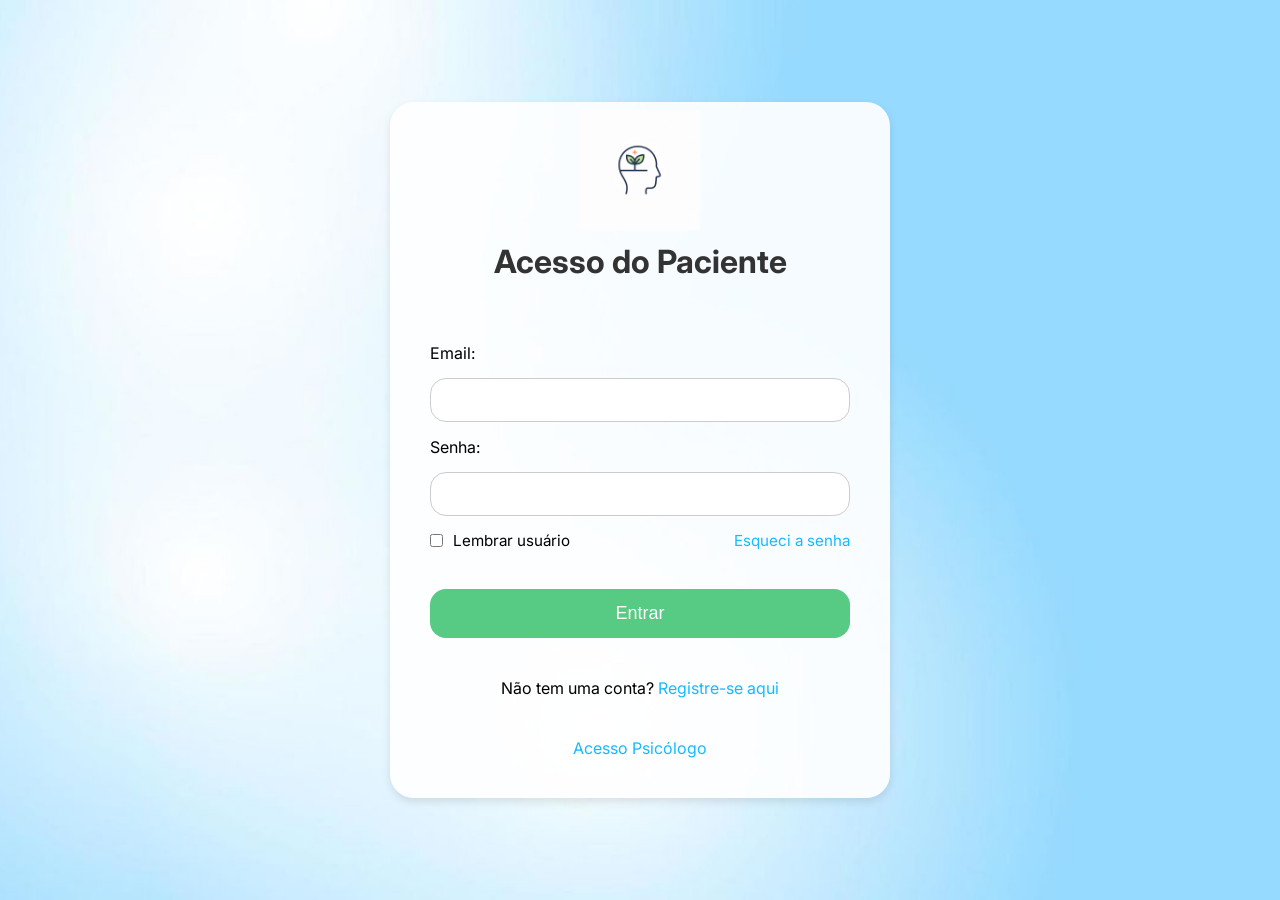
<file: index.html>
<!DOCTYPE html>
<html lang="pt-br">
<head>
    <meta charset="UTF-8">
    <meta name="viewport" content="width=device-width, initial-scale=1.0">
    <link rel="stylesheet" href="./css/login.css">
    <link href="https://fonts.googleapis.com/css2?family=Inter:wght@100;300;400;500;600;700;800;900&display=swap" rel="stylesheet">

    <title>login</title>
</head>
<body>
    <div class="login-usuario">
        <div class="centralizar-imagem">
            <div class="paciente">
                <img src="./img/aluna_imagem.png" alt="paciente" class="paciente">
            </div>
        </div>
        <h1 class="titulo">Acesso do Paciente</h1>

        <div class="conteudo-login">
            <form onsubmit="validarPaciente(event)" class="formulario">
                <label for="email">Email:</label>
                <input class="input" type="email" id="emailPaciente" name="email" required>
            
                <label for="senha">Senha:</label>
                <input class="input" type="password" id="senhaPaciente" name="senhaPaciente" required>
            
                <div class="dados">
                    <input class="checkbox" type="checkbox">Lembrar usuário
                    <a class="esqueci-senha" href="">Esqueci a senha</a>
                </div>
            
                <button  class="entrar" type="submit">
                    Entrar
                </button>
            </form>
            <p class="registre-se">Não tem uma conta? <a href="cadastroUsuario.html">Registre-se aqui</a></p>
        </div>
        <div class="acesso">
            <a class="acesso-psicologo" href="login_piscologo.html">Acesso Psicólogo</a>
        </div>
    </div>
    <script src="./js/login.js"></script>
</body>
</html>
</file>
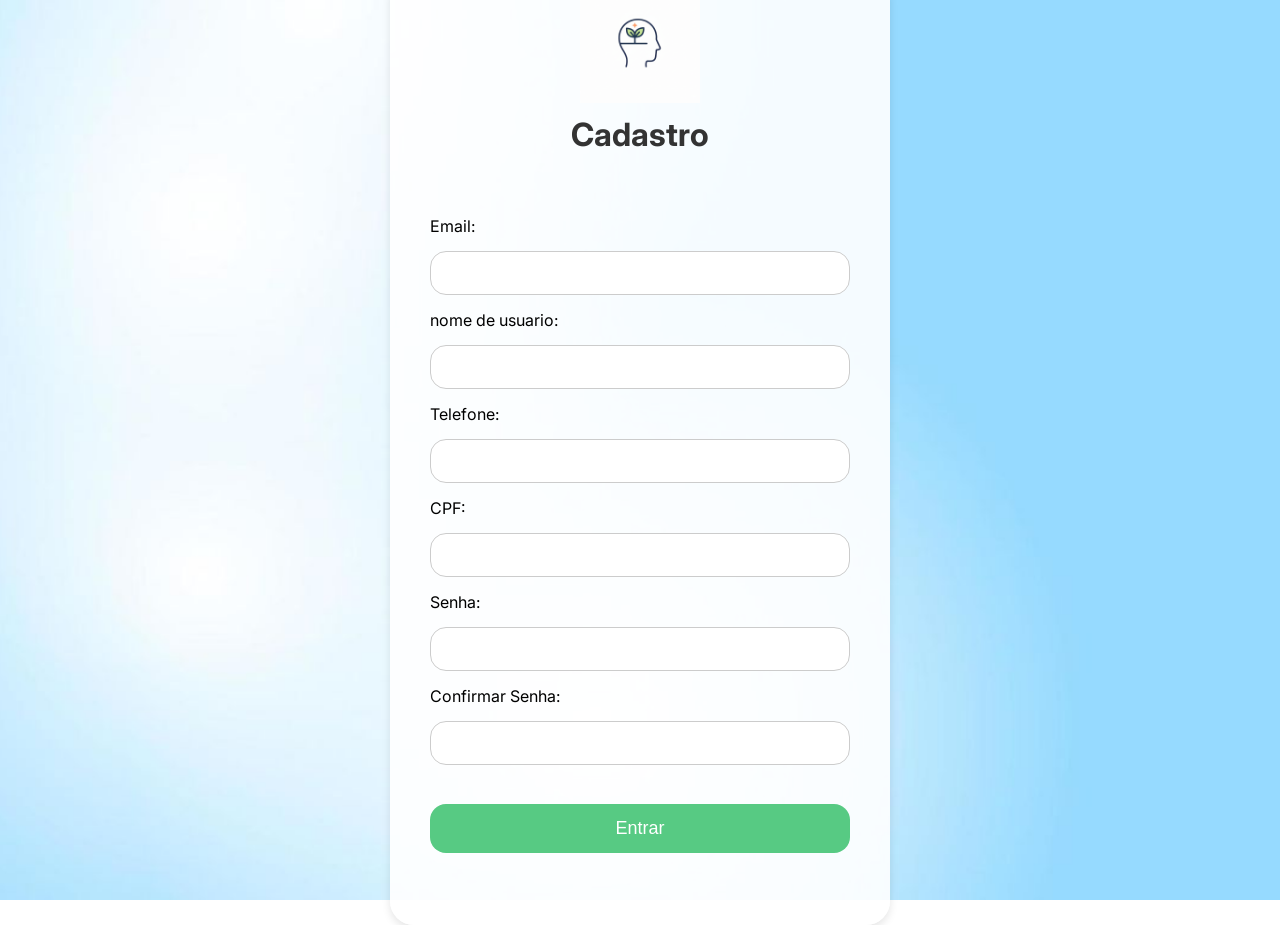
<file: cadastroUsuario.html>
<!DOCTYPE html>
<html lang="pt-br">
<head>
    <meta charset="UTF-8">
    <meta name="viewport" content="width=device-width, initial-scale=1.0">
    <link rel="stylesheet" href="./css/login.css">
    <link href="https://fonts.googleapis.com/css2?family=Inter:wght@100;300;400;500;600;700;800;900&display=swap" rel="stylesheet">

    <title>login</title>
</head>
<body>
    <div class="login-usuario">
        <div class="centralizar-imagem">
            <div class="paciente">
                <img src="./img/aluna_imagem.png" alt="paciente" class="paciente">
            </div>
        </div>
        <h1 class="titulo">Cadastro</h1>

        <div class="conteudo-login">
            <form class="formulario" action="/login" method="POST">
                <label for="email">Email:</label>
                <input class="input" type="email" id="emailPaciente" name="email" required>

                <label for="nome de usuario">nome de usuario:</label>
                <input class="input"  type="password" id="senhaPaciente" name="senhaPaciente" required>

                <label for="Telefone">Telefone:</label>
                <input class="input"  type="password" id="senhaPaciente" name="senhaPaciente" required>

                <label for="CPF">CPF:</label>
                <input class="input"  type="password" id="senhaPaciente" name="senhaPaciente" required>

                <label for="senha">Senha:</label>
                <input class="input"  type="password" id="senhaPaciente" name="senhaPaciente" required>

                <label for="confirmar senha">Confirmar Senha:</label>
                <input class="input"  type="password" id="senhaPaciente" name="senhaPaciente" required>


                <div class="dados">
                
                <button onclick="validarPaciente()" class="entrar" type="submit">Entrar</button>
    </div>
    <script src="./js/login.js"></script>
</body>
</html>
</file>
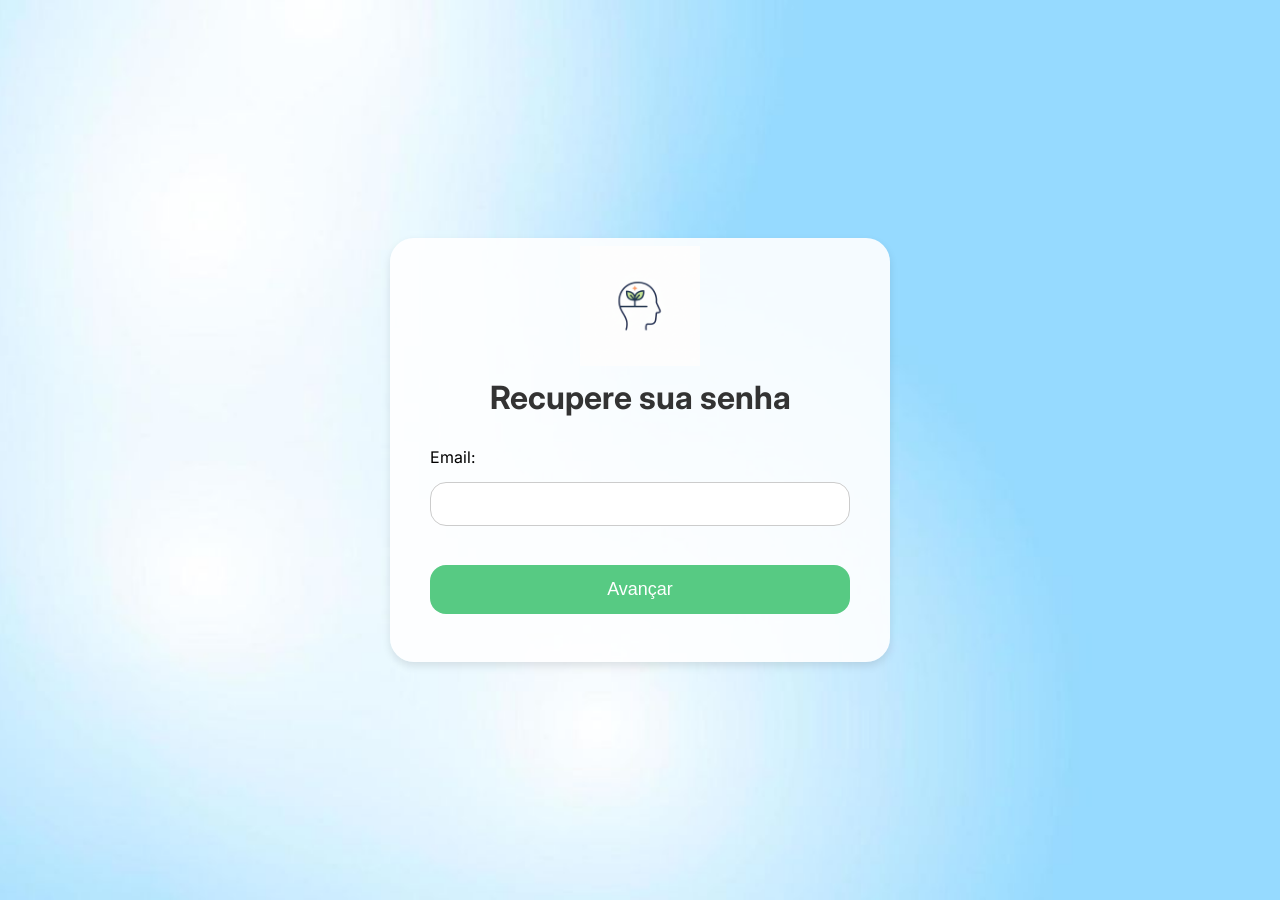
<file: esqueci_senha.html>
<!DOCTYPE html>
<html lang="pt-br">
<head>
    <meta charset="UTF-8">
    <meta name="viewport" content="width=device-width, initial-scale=1.0">
    <link rel="stylesheet" href="/css/login.css">
    <link href="https://fonts.googleapis.com/css2?family=Inter:wght@100;300;400;500;600;700;800;900&display=swap" rel="stylesheet">

    <title>Recupere sua senha</title>
</head>
<body>
    <div class="login-usuario">
        <div class="centralizar-imagem">
            <div class="paciente">
                <img src="/img/aluna_imagem.png" alt="paciente" class="paciente">
            </div>
        </div>
        <h1 class="titulo">Recupere sua senha</h1>

        <div class="Recuperar senha">
            <form class="formulario" action="/login" method="POST">
                <label for="email">Email:</label>
                <input class="input" type="email" id="email" name="email" required>

                <button class="entrar" type="submit">Avançar</button>
            </form>
        </div>
        <div class="acesso">
            <a></a>
        </div>
    </div>
</body>
</html>
</file>
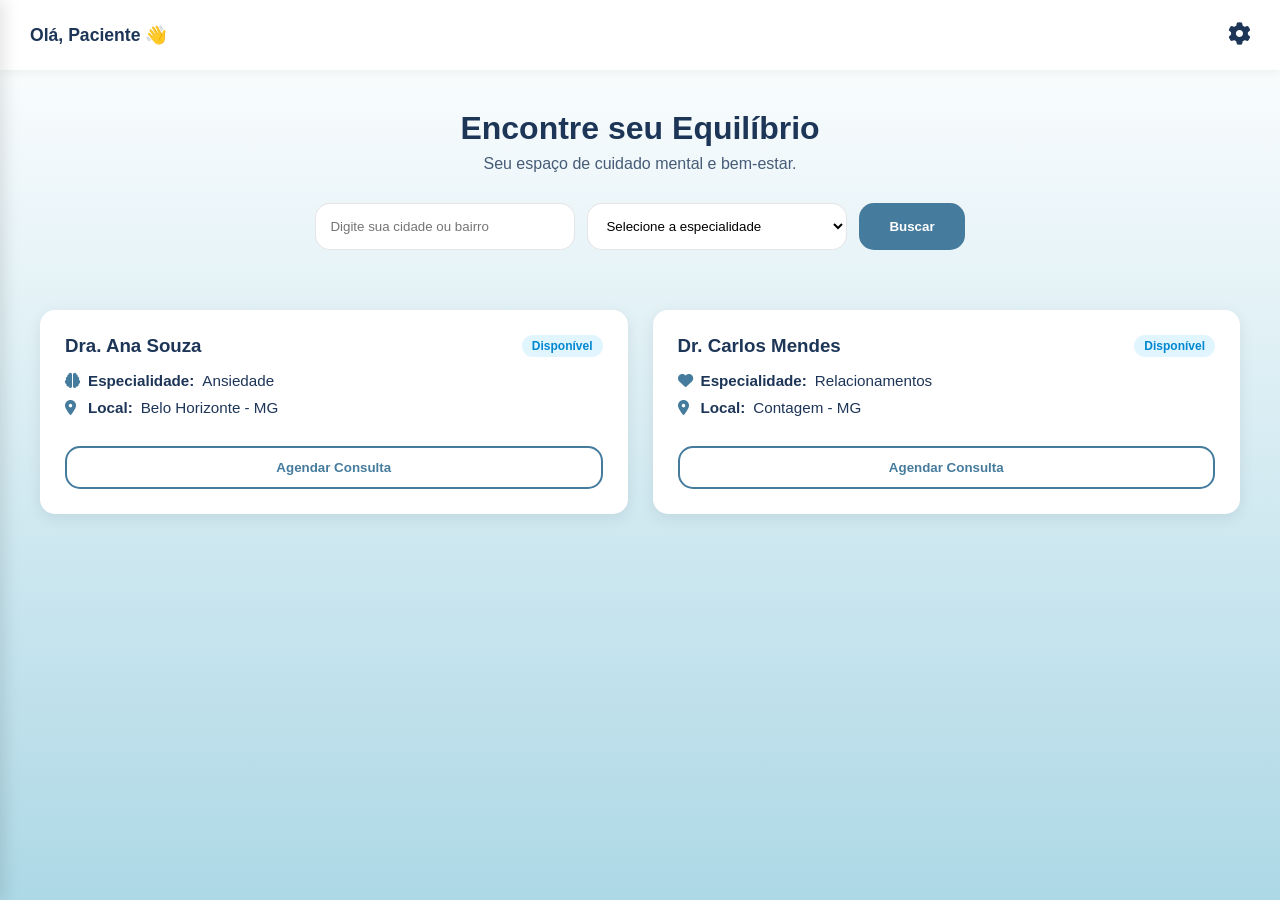
<file: home.html>
<!DOCTYPE html>
<html lang="pt-BR">
<head>
    <meta charset="UTF-8">
    <meta name="viewport" content="width=device-width, initial-scale=1.0">
    <title>Equilibra Mente | Home</title>
    <link rel="stylesheet" href="./css/home.css">
    <link rel="stylesheet" href="https://cdnjs.cloudflare.com/ajax/libs/font-awesome/6.0.0/css/all.min.css">
</head>
<body>

    <header class="app-header">
        <div class="menu-title">Olá, Paciente 👋</div>
        <button id="menu-toggle" class="settings-btn">
            <i class="fas fa-cog"></i>
        </button>
    </header>

    <aside id="sidebar" class="sidebar">
        <div class="sidebar-header">
            <div class="sidebar-title">Menu</div>
            <button id="close-menu" class="close-btn">&times;</button>
        </div>
        <ul class="sidebar-list">
            <li><a href="#"><i class="fas fa-chevron-right"></i> Menu principal</a></li>
            <li><a href="#"><i class="fas fa-chevron-right"></i> FAQ</a></li>
            <li><a href="#"><i class="fas fa-chevron-right"></i> Perfil paciente</a></li>
            <li><a href="#"><i class="fas fa-chevron-right"></i> Perfil Psicólogos</a></li>
            <li><a href="#"><i class="fas fa-chevron-right"></i> Atendimento</a></li>
            <li><a href="#"><i class="fas fa-chevron-right"></i> Marcar Atendimento</a></li>
            <li><a href="#"><i class="fas fa-chevron-right"></i> Teste Psicológico</a></li>
            <li><a href="#"><i class="fas fa-chevron-right"></i> Resultados</a></li>
            <li><a href="#"><i class="fas fa-chevron-right"></i> Calendário</a></li>
            <li><a href="#"><i class="fas fa-chevron-right"></i> Chat</a></li>
            <li><a href="#"><i class="fas fa-chevron-right"></i> Avaliação</a></li>
            <li><a href="#"><i class="fas fa-chevron-right"></i> Trocar de conta</a></li>
            <li><a href="#" class="logout-link"><i class="fas fa-chevron-right"></i> Sair</a></li>
        </ul>
    </aside>

    <main class="main-content">
        <section class="busca-container">
            <div class="welcome-section">
                <h1>Encontre seu Equilíbrio</h1>
                <p>Seu espaço de cuidado mental e bem-estar.</p>
            </div>

            <div class="filtros">
                <input type="text" id="cidade" placeholder="Digite sua cidade ou bairro">
                <select id="especialidade">
                    <option value="">Selecione a especialidade</option>
                    <option value="ansiedade">Ansiedade</option>
                    <option value="depressao">Depressão</option>
                    <option value="relacionamento">Relacionamentos</option>
                    <option value="infantil">Psicologia Infantil</option>
                    <option value="carreira">Carreira</option>
                </select>
                <button class="btn-buscar" onclick="buscarPsicologos()">Buscar</button>
            </div>
        </section>

        <section class="resultados" id="listaPsicologos">
            <div class="card-psicologo">
                <div class="card-header">
                    <h3>Dra. Ana Souza</h3>
                    <span class="badge">Disponível</span>
                </div>
                <div class="card-body">
                    <p><i class="fas fa-brain"></i> <strong>Especialidade:</strong> Ansiedade</p>
                    <p><i class="fas fa-map-marker-alt"></i> <strong>Local:</strong> Belo Horizonte - MG</p>
                </div>
                <button class="btn-agendar">Agendar Consulta</button>
            </div>

            <div class="card-psicologo">
                <div class="card-header">
                    <h3>Dr. Carlos Mendes</h3>
                    <span class="badge">Disponível</span>
                </div>
                <div class="card-body">
                    <p><i class="fas fa-heart"></i> <strong>Especialidade:</strong> Relacionamentos</p>
                    <p><i class="fas fa-map-marker-alt"></i> <strong>Local:</strong> Contagem - MG</p>
                </div>
                <button class="btn-agendar">Agendar Consulta</button>
            </div>
        </section>
    </main>

    <div id="overlay" class="overlay"></div>
    <script src="./js/home.js" defer></script>
</body>
</html>
</file>
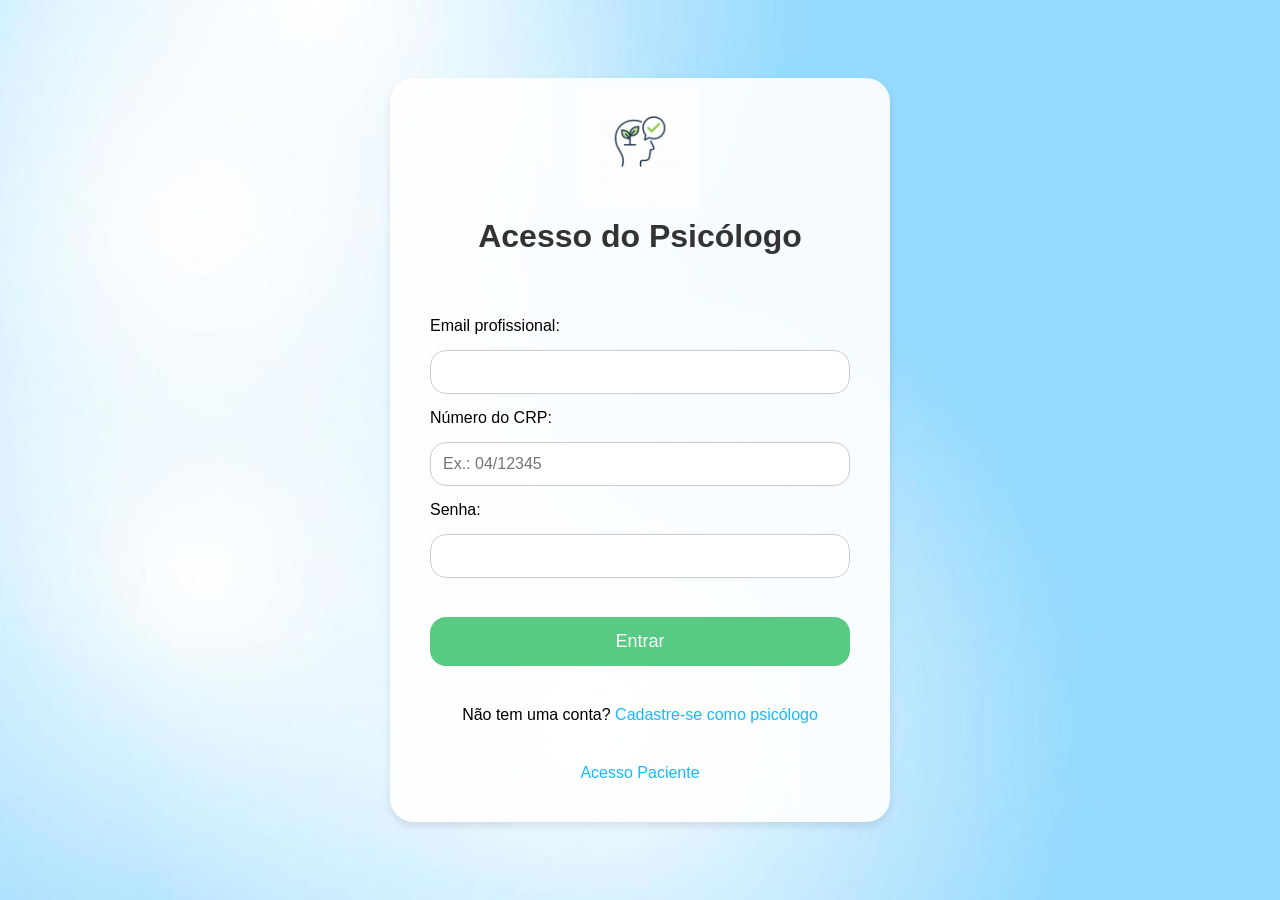
<file: login_piscologo.html>
<!DOCTYPE html>
<html lang="pt-br">
<head>
    <meta charset="UTF-8">
    <meta name="viewport" content="width=device-width, initial-scale=1.0">
    <link rel="stylesheet" href="./css/login.css">
    <title>login piscologo</title>
</head>
<body>
    <div class="login-psicologo">
        <div class="centralizar-imagem">
            <div class="paciente">
                <img src="./img/piscologo_imagem.png" alt="psicologo" class="psicologo">
            </div>
        </div>
    <h1 class="titulo">Acesso do Psicólogo</h1>



    <div class="conteudo-login">
        <form class="formulario" onsubmit="validarPsicologo(event)">
    
            <label>Email profissional:</label>
            <input class="input" id="emailPsicologo" type="email" name="email" required>
        
            <label>Número do CRP:</label>
            <input class="input" id="crpPsicologo" type="text" name="crp" placeholder="Ex.: 04/12345" required>
        
            <label>Senha:</label>
            <input class="input" id="senhaPsicologo" type="password" name="senha" required>
        
            <button type="submit" class="entrar">Entrar</button>
        </form>
        

        <p class="registre-se">
            Não tem uma conta?
            <a href="/register_psicologo">Cadastre-se como psicólogo</a>
        </p>
    </div>
        <div class="acesso">
        <a class="acesso-usuario" href="/index.html">Acesso Paciente</a>
    </div>
</div>
    <script src="./js/login.js"></script>
</body>
</html>
</file>
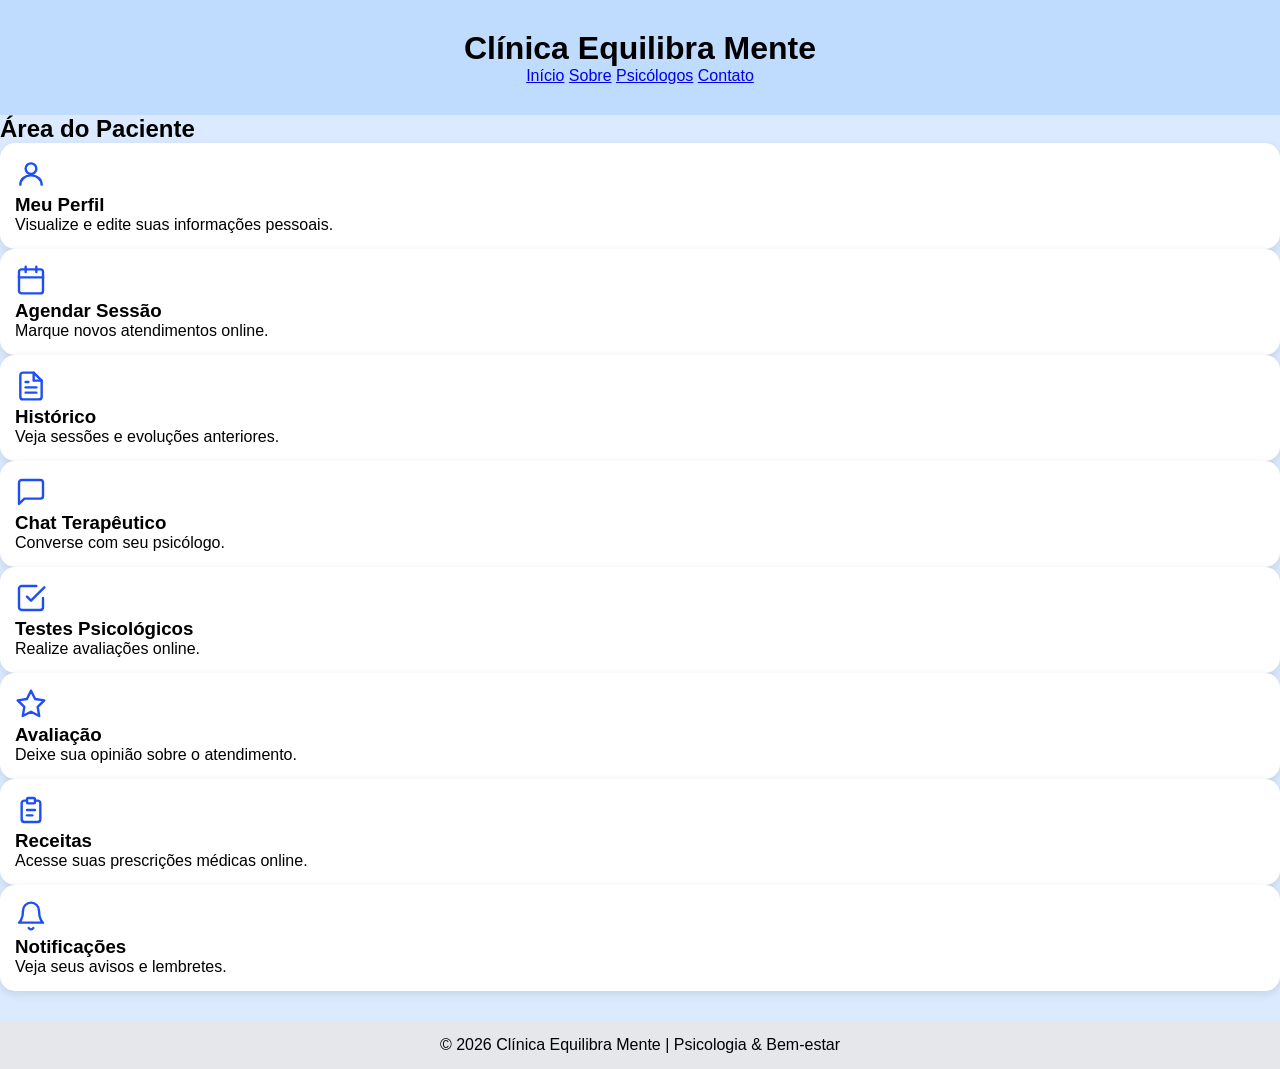
<file: menu.html>
<!DOCTYPE html>
<html lang="pt-BR">
<head>
    <meta charset="UTF-8">
    <title>Clínica Mente Leve</title>
    <link rel="stylesheet" href="./css/menu.css">
</head>
<body>

<header>
    <h1>Clínica Equilibra Mente</h1>
    <nav>
        <a href="#">Início</a>
        <a href="#">Sobre</a>
        <a href="#">Psicólogos</a>
        <a href="#">Contato</a>
    </nav>
</header>

<section class="menu-container">
    <h2>Área do Paciente</h2>



<div class="menu-grid">

    <div class="card">
        <svg xmlns="http://www.w3.org/2000/svg" width="32" height="32" viewBox="0 0 24 24" fill="none" stroke="#1d4ff3" stroke-width="1.8" stroke-linecap="round" stroke-linejoin="round"><circle cx="12" cy="8" r="4"/><path d="M4 20c0-4 3.6-7 8-7s8 3 8 7"/></svg>
        <h3>Meu Perfil</h3>
        <p>Visualize e edite suas informações pessoais.</p>
    </div>

    <div class="card" onclick="window.location='./usuarioLogado.html'">
        <svg xmlns="http://www.w3.org/2000/svg" width="32" height="32" viewBox="0 0 24 24" fill="none" stroke="#1d4ff3" stroke-width="1.8" stroke-linecap="round" stroke-linejoin="round"><rect x="3" y="4" width="18" height="18" rx="2"/><line x1="16" y1="2" x2="16" y2="6"/><line x1="8" y1="2" x2="8" y2="6"/><line x1="3" y1="10" x2="21" y2="10"/></svg>
        <h3>Agendar Sessão</h3>
        <p>Marque novos atendimentos online.</p>
    </div>

    <div class="card">
        <svg xmlns="http://www.w3.org/2000/svg" width="32" height="32" viewBox="0 0 24 24" fill="none" stroke="#1d4ff3" stroke-width="1.8" stroke-linecap="round" stroke-linejoin="round"><path d="M14 2H6a2 2 0 0 0-2 2v16a2 2 0 0 0 2 2h12a2 2 0 0 0 2-2V8z"/><polyline points="14 2 14 8 20 8"/><line x1="16" y1="13" x2="8" y2="13"/><line x1="16" y1="17" x2="8" y2="17"/><line x1="10" y1="9" x2="8" y2="9"/></svg>
        <h3>Histórico</h3>
        <p>Veja sessões e evoluções anteriores.</p>
    </div>

    <div class="card">
        <svg xmlns="http://www.w3.org/2000/svg" width="32" height="32" viewBox="0 0 24 24" fill="none" stroke="#1d4ff3" stroke-width="1.8" stroke-linecap="round" stroke-linejoin="round"><path d="M21 15a2 2 0 0 1-2 2H7l-4 4V5a2 2 0 0 1 2-2h14a2 2 0 0 1 2 2z"/></svg>
        <h3>Chat Terapêutico</h3>
        <p>Converse com seu psicólogo.</p>
    </div>

    <div class="card">
        <svg xmlns="http://www.w3.org/2000/svg" width="32" height="32" viewBox="0 0 24 24" fill="none" stroke="#1d4ff3" stroke-width="1.8" stroke-linecap="round" stroke-linejoin="round"><path d="M9 11l3 3L22 4"/><path d="M21 12v7a2 2 0 0 1-2 2H5a2 2 0 0 1-2-2V5a2 2 0 0 1 2-2h11"/></svg>
        <h3>Testes Psicológicos</h3>
        <p>Realize avaliações online.</p>
    </div>

    <div class="card">
        <svg xmlns="http://www.w3.org/2000/svg" width="32" height="32" viewBox="0 0 24 24" fill="none" stroke="#1d4ff3" stroke-width="1.8" stroke-linecap="round" stroke-linejoin="round"><polygon points="12 2 15.09 8.26 22 9.27 17 14.14 18.18 21.02 12 17.77 5.82 21.02 7 14.14 2 9.27 8.91 8.26 12 2"/></svg>
        <h3>Avaliação</h3>
        <p>Deixe sua opinião sobre o atendimento.</p>
    </div>

    <div class="card">
        <svg xmlns="http://www.w3.org/2000/svg" width="32" height="32" viewBox="0 0 24 24" fill="none" stroke="#1d4ff3" stroke-width="1.8" stroke-linecap="round" stroke-linejoin="round"><path d="M9 5H7a2 2 0 0 0-2 2v12a2 2 0 0 0 2 2h10a2 2 0 0 0 2-2V7a2 2 0 0 0-2-2h-2"/><rect x="9" y="3" width="6" height="4" rx="1"/><line x1="9" y1="12" x2="15" y2="12"/><line x1="9" y1="16" x2="13" y2="16"/></svg>
        <h3>Receitas</h3>
        <p>Acesse suas prescrições médicas online.</p>
    </div>

    <div class="card">
        <svg xmlns="http://www.w3.org/2000/svg" width="32" height="32" viewBox="0 0 24 24" fill="none" stroke="#1d4ff3" stroke-width="1.8" stroke-linecap="round" stroke-linejoin="round"><path d="M18 8A6 6 0 0 0 6 8c0 7-3 9-3 9h18s-3-2-3-9"/><path d="M13.73 21a2 2 0 0 1-3.46 0"/></svg>
        <h3>Notificações</h3>
        <p>Veja seus avisos e lembretes.</p>
    </div>

</div>
</section>

<footer>
    <p>© 2026 Clínica Equilibra Mente | Psicologia & Bem-estar</p>
</footer>

</body>
    <script src="./js/menu.js"></script>
</html>
</file>
<file: css/login.css>
/* Reset básico */
* {
    margin: 0;
    padding: 0;
    box-sizing: border-box;
}

/* Variáveis */
:root {
    --cor-butao: #57CA83;
    --cor-link: #17B9FF;
}

/* Corpo */
body {
    height: 100vh;
    width: 100vw;
    font-family: 'Inter', sans-serif;
    background-image: url("/img/background_gradiente_azul.jpg");
    background-size: cover;
    background-position: center;
    background-attachment: fixed;
    display: flex;
    justify-content: center;
    align-items: center;
}

/* Card do login */
.login-usuario,
.login-psicologo {
    display: flex;
    flex-direction: column;
    background-color: rgba(255, 255, 255, 0.9);
    padding: 40px;
    border-radius: 24px;
    box-shadow: 0 4px 8px rgba(0, 0, 0, 0.1);
    width: 90%;
    max-width: 500px;
}

/* Título */
.titulo {
    text-align: center;
    margin-bottom: 30px;
    color: #333;
    margin-top: -1.5rem;
}

.paciente,
.psicologo {
    margin: 0 auto;
    width: 120px;
    height: 120px;
    margin-top: -1rem;
}

.centralizar-imagem {
    display: flex;
    justify-content: center;
    margin-bottom: 20px; /* opcional */
}

.acesso{
    display: flex;
    justify-content: center;
    font-size: 1rem;
    margin-top: 8px;
}

/* Conteúdo */
.conteudo-login {
    display: flex;
    flex-direction: column;
    gap: 20px;
    margin: 2rem 0;
}

/* Formulário */
.formulario {
    display: flex;
    flex-direction: column;
    gap: 15px;
}

/* Inputs */
.input {
    padding: 12px;
    border: 1px solid #ccc;
    border-radius: 16px;
    font-size: 16px;
    width: 100%;
}

/* Lembre-me + Esqueci a senha */
.dados {
    display: flex;
    /* justify-content: space-between; */
    gap: 10px;
    align-items: center;
    font-size: 0.95rem;
}

.esqueci-senha{
    margin-left: auto;
}

/* Links */
a {
    text-decoration: none;
    color: var(--cor-link);
}

/* Botão Entrar */
.entrar {
    width: 100%;
    padding: 14px;
    background-color: var(--cor-butao);
    color: white;
    border: none;
    border-radius: 16px;
    font-size: 18px;
    cursor: pointer;
    margin-top: 1.5rem;
    transition: 0.3s ease;
}

.entrar:hover {
    background-color: var(--cor-butao);
}

/* Rodapé */
.registre-se {
    margin-top: 20px;
    text-align: center;
}

/* Responsividade */
@media (max-width: 400px) {
    .login-usuario {
        padding: 25px;
    }

    .titulo {
        font-size: 1.5rem;
    }
}
</file>
<file: css/home.css>
/* VARIÁVEIS E CORES */
:root {
    --azul-claro: #add8e6;
    --azul-escuro: #1d3557;
    --branco-transparente: rgba(255, 255, 255, 0.95);
    --cor-botao: #457b9d;
    --cor-hover: #1d3557;
    --sombra: 0 4px 15px rgba(0, 0, 0, 0.08);
    --radius: 15px;
}

/* RESET E BACKGROUND GRADIENTE */
* {
    margin: 0;
    padding: 0;
    box-sizing: border-box;
    font-family: 'Segoe UI', Roboto, Arial, sans-serif;
}

body {
    background: linear-gradient(180deg, var(--branco-transparente) 0%, var(--azul-claro) 100%);
    background-attachment: fixed;
    min-height: 100vh;
    color: var(--azul-escuro);
    overflow-x: hidden;
}

/* HEADER PADRONIZADO */
.app-header {
    background-color: var(--branco-transparente);
    height: 70px;
    display: flex;
    justify-content: space-between;
    align-items: center;
    padding: 0 30px;
    box-shadow: 0 2px 10px rgba(0,0,0,0.05);
    position: sticky;
    top: 0;
    z-index: 100;
}

.menu-title {
    font-weight: 600;
    font-size: 1.1rem;
}

.settings-btn {
    background: none;
    border: none;
    color: var(--azul-escuro);
    font-size: 1.4rem;
    cursor: pointer;
    transition: transform 0.3s ease;
}

.settings-btn:hover {
    transform: rotate(90deg);
    color: var(--cor-botao);
}

/* ÁREA DE BUSCA */
.busca-container {
    padding: 40px 20px;
    text-align: center;
}

.welcome-section h1 {
    font-size: 2rem;
    margin-bottom: 8px;
}

.welcome-section p {
    font-size: 1rem;
    opacity: 0.8;
    margin-bottom: 30px;
}

.filtros {
    display: flex;
    justify-content: center;
    gap: 12px;
    flex-wrap: wrap;
}

.filtros input, .filtros select {
    padding: 14px;
    border-radius: var(--radius);
    border: 1px solid rgba(0,0,0,0.1);
    width: 260px;
    outline: none;
    background: white;
}

.btn-buscar {
    padding: 14px 30px;
    background-color: var(--cor-botao);
    color: white;
    border: none;
    border-radius: var(--radius);
    cursor: pointer;
    font-weight: bold;
    transition: 0.3s;
}

.btn-buscar:hover {
    background-color: var(--cor-hover);
}

/* CARDS DE PSICÓLOGOS */
.resultados {
    display: grid;
    grid-template-columns: repeat(auto-fit, minmax(300px, 1fr));
    gap: 25px;
    padding: 20px 40px 60px;
}

.card-psicologo {
    background: white;
    border-radius: var(--radius);
    padding: 25px;
    box-shadow: var(--sombra);
    transition: transform 0.3s ease;
    display: flex;
    flex-direction: column;
    justify-content: space-between;
}

.card-psicologo:hover {
    transform: translateY(-5px);
}

.card-header {
    display: flex;
    justify-content: space-between;
    align-items: center;
    margin-bottom: 15px;
}

.badge {
    font-size: 0.75rem;
    background: #e1f5fe;
    color: #0288d1;
    padding: 4px 10px;
    border-radius: 20px;
    font-weight: bold;
}

.card-body p {
    margin-bottom: 10px;
    font-size: 0.95rem;
    display: flex;
    align-items: center;
    gap: 8px;
}

.card-body i {
    color: var(--cor-botao);
    width: 15px;
}

.btn-agendar {
    margin-top: 20px;
    width: 100%;
    padding: 12px;
    background: transparent;
    border: 2px solid var(--cor-botao);
    color: var(--cor-botao);
    border-radius: var(--radius);
    font-weight: bold;
    cursor: pointer;
    transition: 0.3s;
}

.btn-agendar:hover {
    background: var(--cor-botao);
    color: white;
}

/* MENU LATERAL (SIDEBAR) */
.sidebar {
    position: fixed;
    top: 0;
    left: -280px;
    width: 280px;
    height: 100%;
    background-color: white;
    z-index: 1001;
    transition: left 0.3s ease;
    display: flex;
    flex-direction: column;
    box-shadow: 5px 0 15px rgba(0,0,0,0.1);
}

.sidebar.active { left: 0; }

.sidebar-header {
    padding: 20px;
    display: flex;
    justify-content: space-between;
    align-items: center;
    border-bottom: 1px solid #f0f0f0;
}

.sidebar-title { font-weight: bold; font-size: 1.2rem; }

.sidebar-list { list-style: none; padding: 20px 0; }

.sidebar-list li a {
    padding: 15px 25px;
    color: var(--azul-escuro);
    text-decoration: none;
    display: flex;
    align-items: center;
    gap: 12px;
    transition: background 0.2s;
}

.sidebar-list li a:hover { background-color: #f8fcfd; }

.logout-link { color: #e63946 !important; font-weight: bold; }

.overlay {
    position: fixed;
    top: 0; left: 0; width: 100%; height: 100%;
    background: rgba(0,0,0,0.4);
    z-index: 1000;
    display: none;
}
.overlay.active { display: block; }
</file>
<file: css/menu.css>
* {
  margin: 0;
  padding: 0;
  box-sizing: border-box;
  font-family: Arial, sans-serif;
}

body {
  background: #dbeafe;
}

/* 🔘 Botão do menu */
.menu-btn {
  position: fixed;
  top: 20px;
  left: 20px;
  z-index: 200;
  font-size: 22px;
  background: #3b82f6;
  color: white;
  border: none;
  padding: 10px 14px;
  border-radius: 8px;
  cursor: pointer;
}

/* 📌 Sidebar (ESCONDIDA POR PADRÃO) */
.sidebar {
  position: fixed;
  top: 0;
  left: 0;
  width: 260px;
  height: 100%;
  background: #93c5fd;
  padding: 20px;
  transform: translateX(-100%); /* 👈 ESSENCIAL */
  transition: transform 0.3s ease;
  z-index: 150;
}

.sidebar.active {
  transform: translateX(0); /* 👈 aparece */
}

.sidebar h2 {
  text-align: center;
  margin-bottom: 20px;
}

.sidebar ul {
  list-style: none;
}

.sidebar li {
  padding: 10px;
  margin-bottom: 8px;
  background: #bfdbfe;
  border-radius: 8px;
  cursor: pointer;
  transition: 0.2s;
}

.sidebar li:hover {
  background: #60a5fa;
}

/* 🌑 Overlay */
.overlay {
  position: fixed;
  top: 0;
  left: 0;
  width: 100%;
  height: 100%;
  background: rgba(0,0,0,0.3);
  display: none;
  z-index: 140;
}

.overlay.active {
  display: block;
}

/* 🧠 Header */
header {
  text-align: center;
  padding: 30px;
  background: #bfdbfe;
}

/* 📦 Conteúdo */
.container {
  padding: 20px;
  max-width: 1000px;
  margin: auto;
}

.container input {
  width: 100%;
  padding: 12px;
  margin: 15px 0;
  border-radius: 8px;
  border: 1px solid #ccc;
}

/* 🧾 Cards */
.cards {
  display: grid;
  grid-template-columns: repeat(3, 1fr);
  gap: 15px;
}

.card {
  background: white;
  padding: 15px;
  border-radius: 15px;
  box-shadow: 0 3px 10px rgba(0,0,0,0.1);
}

.card button {
  margin-top: 10px;
  width: 100%;
  padding: 10px;
  background: #3b82f6;
  color: white;
  border: none;
  border-radius: 8px;
  cursor: pointer;
}

/* 📱 Responsivo */
@media (max-width: 900px) {
  .cards {
    grid-template-columns: repeat(2, 1fr);
  }
}

@media (max-width: 600px) {
  .cards {
    grid-template-columns: 1fr;
  }
}

/* 📌 Footer */
footer {
  text-align: center;
  padding: 15px;
  background: #e5e7eb;
  margin-top: 30px;
}
</file>
